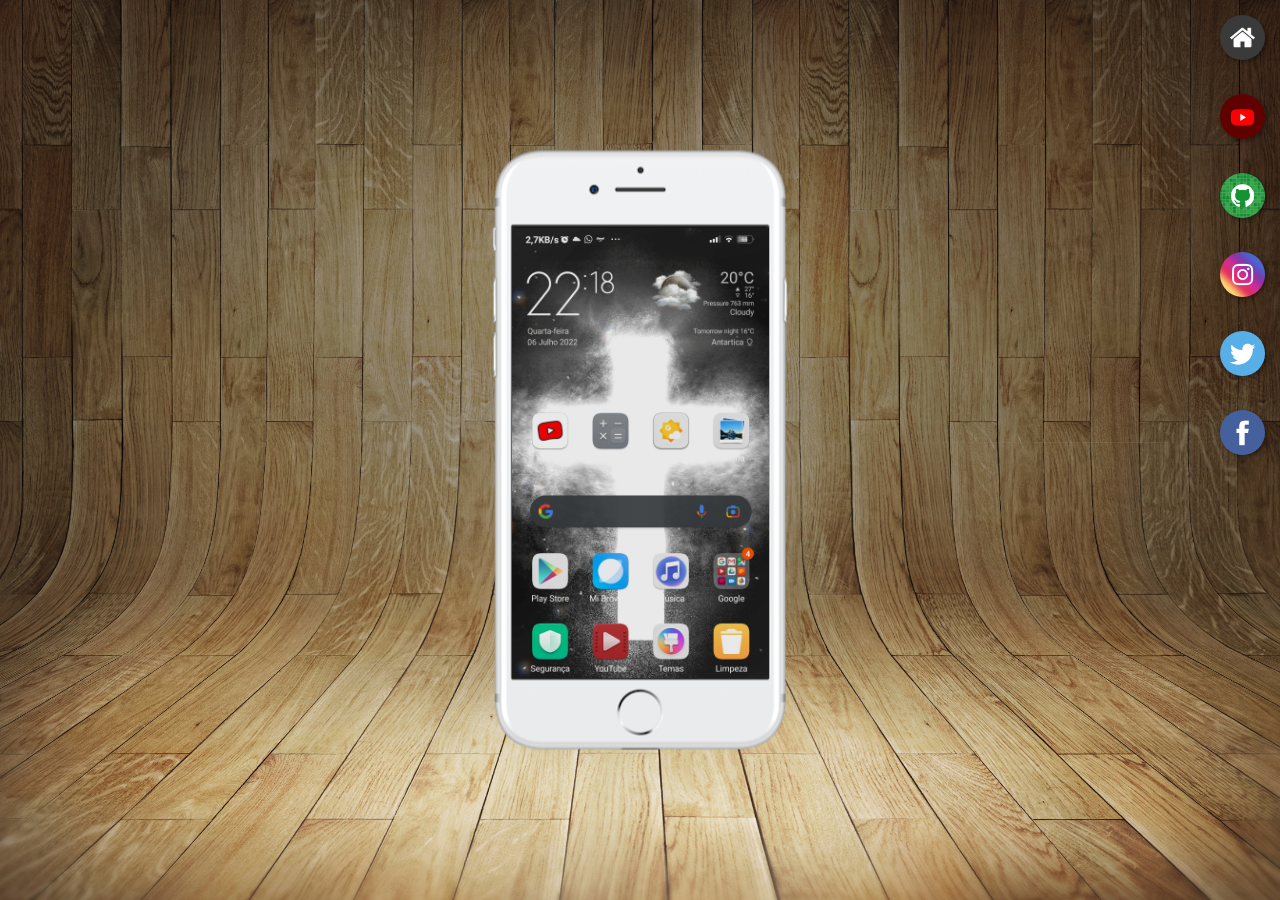
<file: index.html>
<!DOCTYPE html>
<html lang="pt-br">
<head>
    <meta charset="UTF-8">
    <meta http-equiv="X-UA-Compatible" content="IE=edge">
    <meta name="viewport" content="width=device-width, initial-scale=1.0">
    <title>Projetos redes sociais</title>
    <link rel="shortcut icon" href="favicon.ico" type="image/x-icon">
    <link rel="stylesheet" href="estilos/style.css">
    
    
</head>
<body>
    <main>
        <section id="telefone">
            <iframe src="./home.html" name="tela" id="tela" frameborder="0">
                Seu navegador não é compatível.
            </iframe>

        </section>
        <section id="redes-sociais">
            <a href="home.html" target="tela"><img src="imagens/logo-home.jpg" alt="Home"></a> <br>
            <a href="youtube.html" target="tela"><img src="imagens/logo-youtube.jpg" alt="Youtube"></a><br>
            <a href="github.html" target="tela"><img src="imagens/logo-github.jpg" alt="GitHub"></a><br>
            <a href="instagram.html" target="tela"><img src="imagens/logo-instagram.jpg" alt=""></a><br>
            <a href="twiter.html" target="tela"><img src="imagens/logo-twitter.jpg" alt="Twitter"></a><br>
            <a href="facebook.html" target="tela"><img src="imagens/logo-facebook.jpg" alt="Facebook"></a><br>
            

        </section>
    </main>
</body>
</html>
</file>
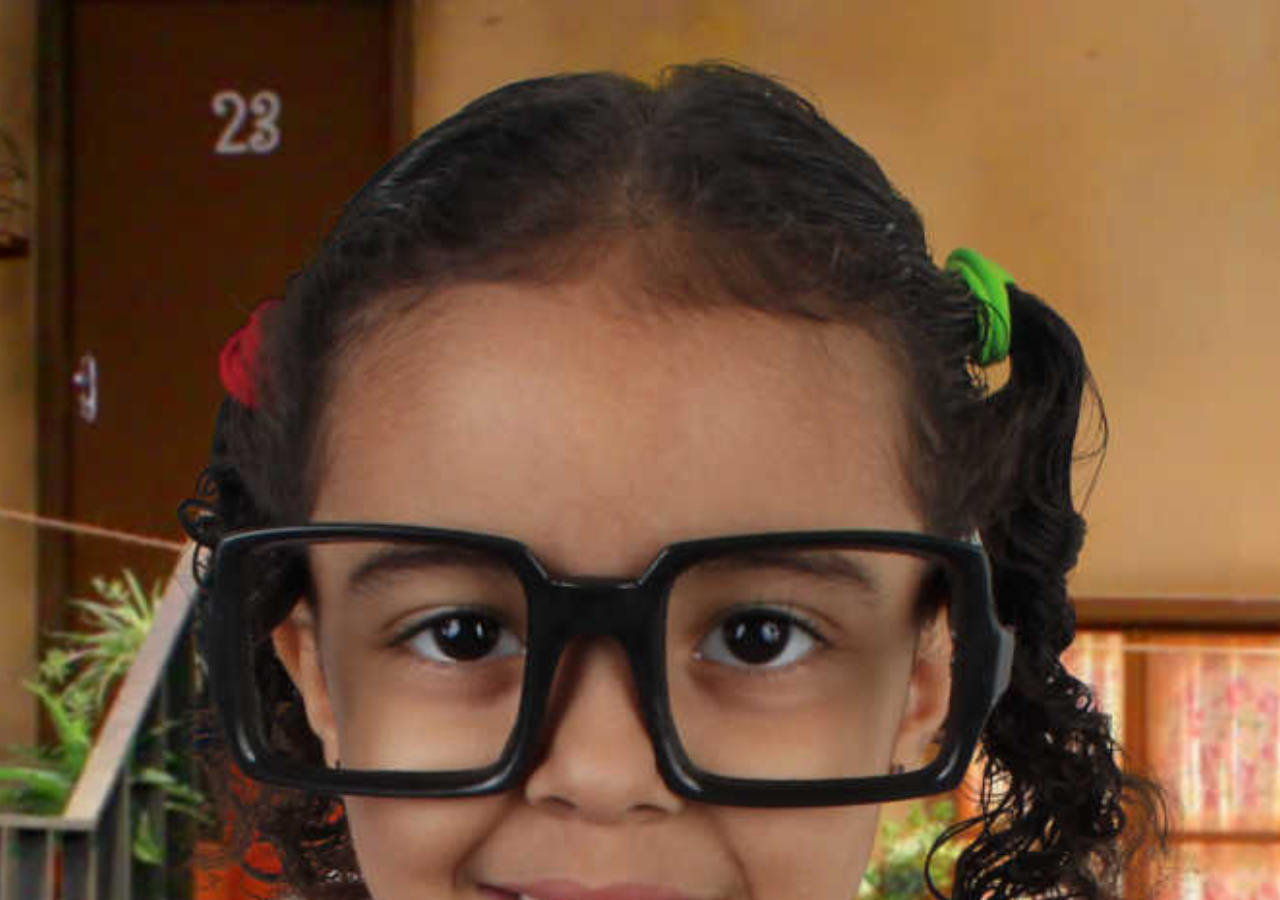
<file: facebook.html>
<!DOCTYPE html>
<html lang="pt-br">
<head>
    <meta charset="UTF-8">
    <meta http-equiv="X-UA-Compatible" content="IE=edge">
    <meta name="viewport" content="width=device-width, initial-scale=1.0">
    <title>facebook</title>
    <style>
        *{
            margin: 0px;
            padding: 0px;
        }

        body{        
        background: url('imagens/3a.jpg')no-repeat top center ;
        background-size: 140%;
    }

    </style>
</head>
<body>
   
    
</body>
</html>
</file>
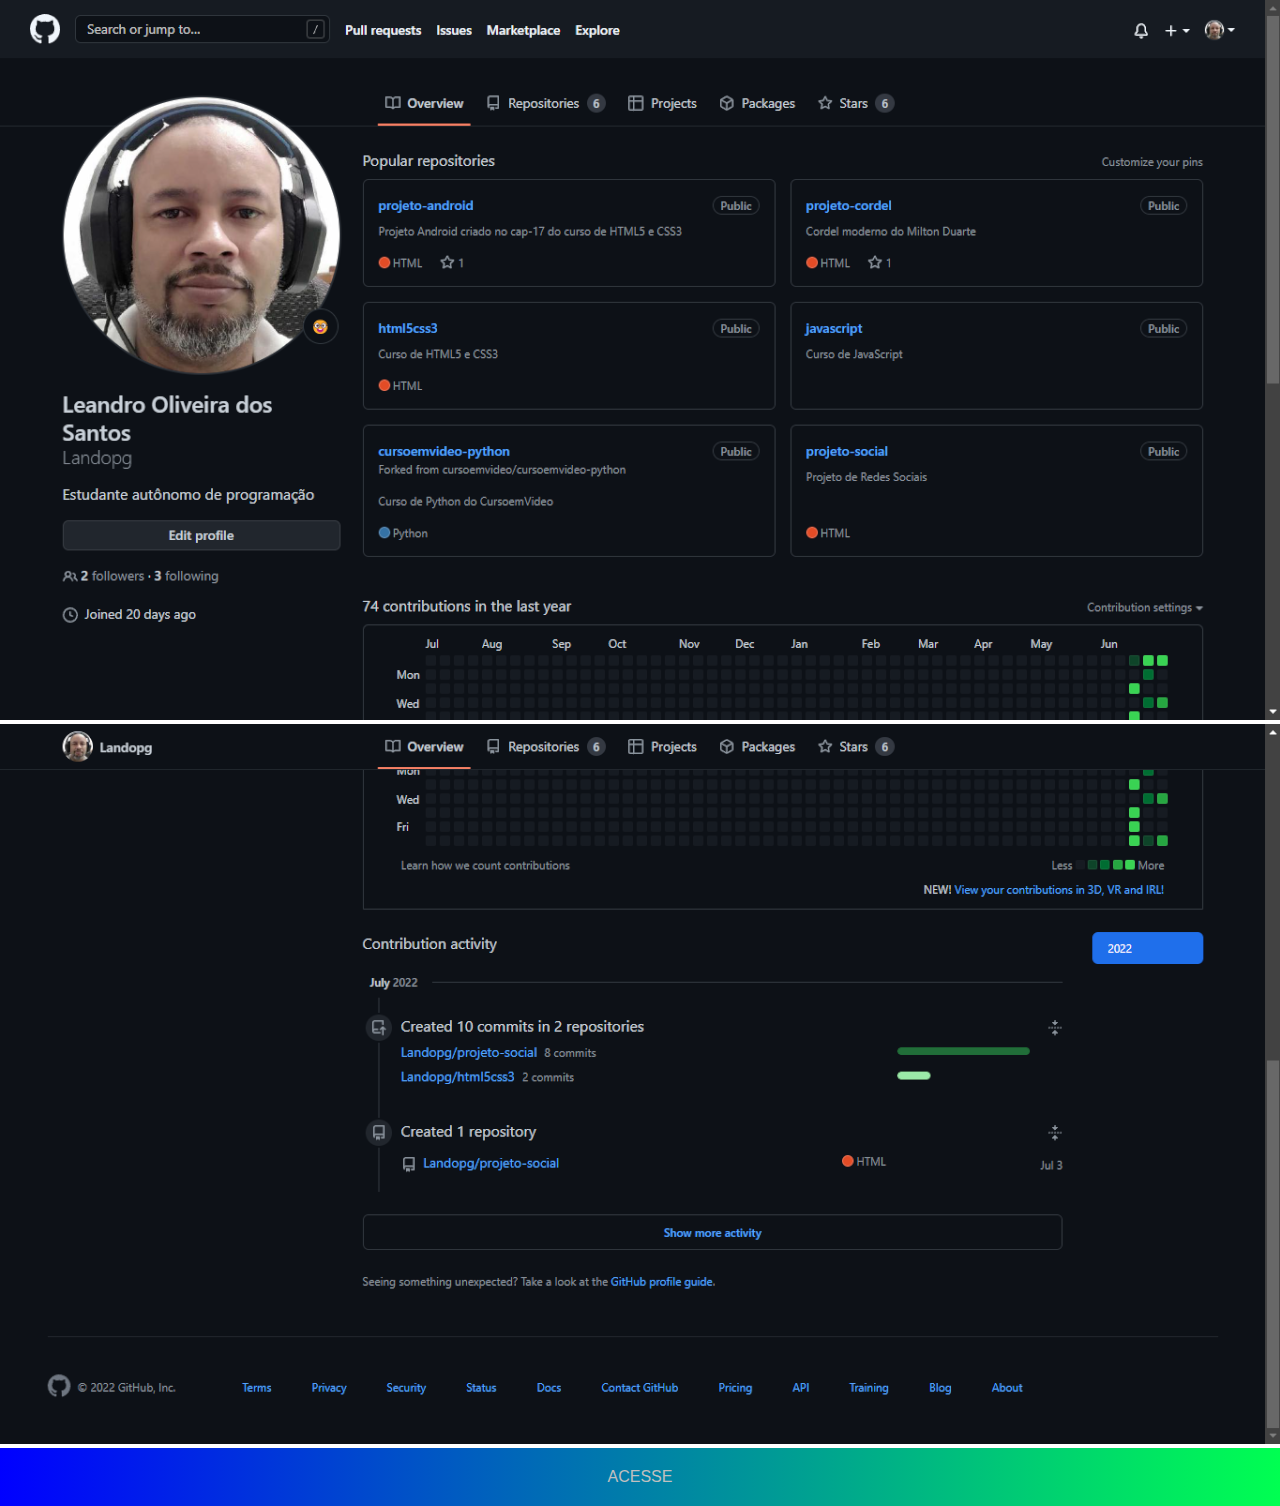
<file: github.html>
<!DOCTYPE html>
<html lang="pt-br">
<head>
    <meta charset="UTF-8">
    <meta http-equiv="X-UA-Compatible" content="IE=edge">
    <meta name="viewport" content="width=device-width, initial-scale=1.0">
    <title>GitHub</title>
    <link rel="stylesheet" href="estilos/social.css">
</head>
<body>
    <img src="imagens/1Screenshot 2022-07-09 21-38-55.png" alt="GitHub">
    <img src="imagens/2Screenshot 2022-07-09 21-40-57.png" alt="GitHub">    
    <a href="https://github.com/Landopg" target="_blank">ACESSE</a>
</body>
</html>
</file>
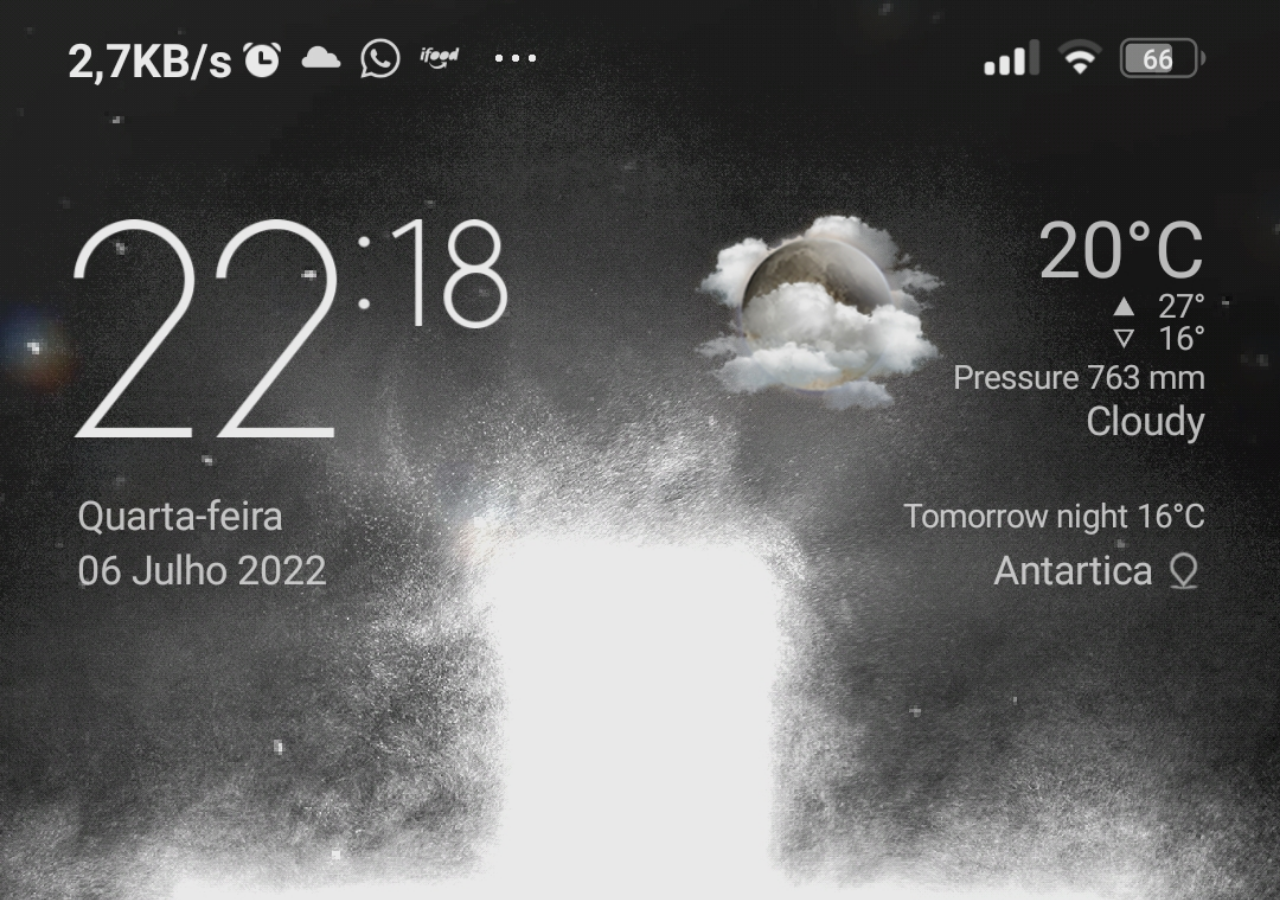
<file: home.html>
<!DOCTYPE html>
<html lang="pt-br">
<head>
    <meta charset="UTF-8">
    <meta http-equiv="X-UA-Compatible" content="IE=edge">
    <meta name="viewport" content="width=device-width, initial-scale=1.0">
    <title>Home</title>
</head>
<style>
    *{
        margin: 0px;
        padding: 0px;
    }

    body{
        position: absolute;
        width: 100vw;
        height: 100vh;
        background: black url('imagens/tela2-home.jpg')no-repeat
        top center ;
        background-size: 100%;
    }
</style>
<body>
    
</body>
</html>
</file>
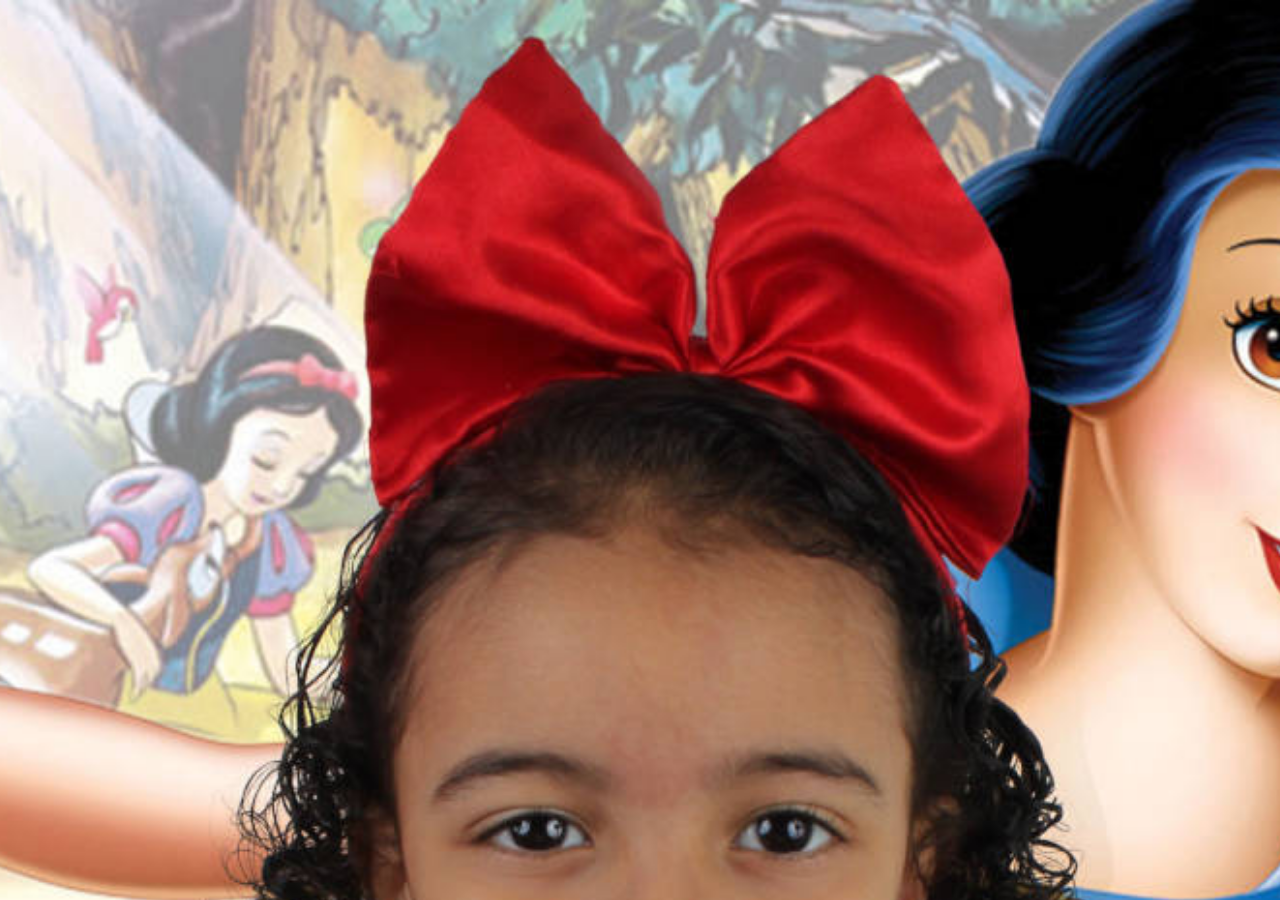
<file: instagram.html>
<!DOCTYPE html>
<html lang="pt-br">
<head>
    <meta charset="UTF-8">
    <meta http-equiv="X-UA-Compatible" content="IE=edge">
    <meta name="viewport" content="width=device-width, initial-scale=1.0">
    <title>Instagram</title>
    <style>
        *{
            padding: 0px;
            margin: 0px;
        }

        body{            
            background: url('imagens/1a.jpg') no-repeat top center; 
            background-size: 140%; 
        }
    </style>
</head>
<body>
    
    
</body>
</html>
</file>
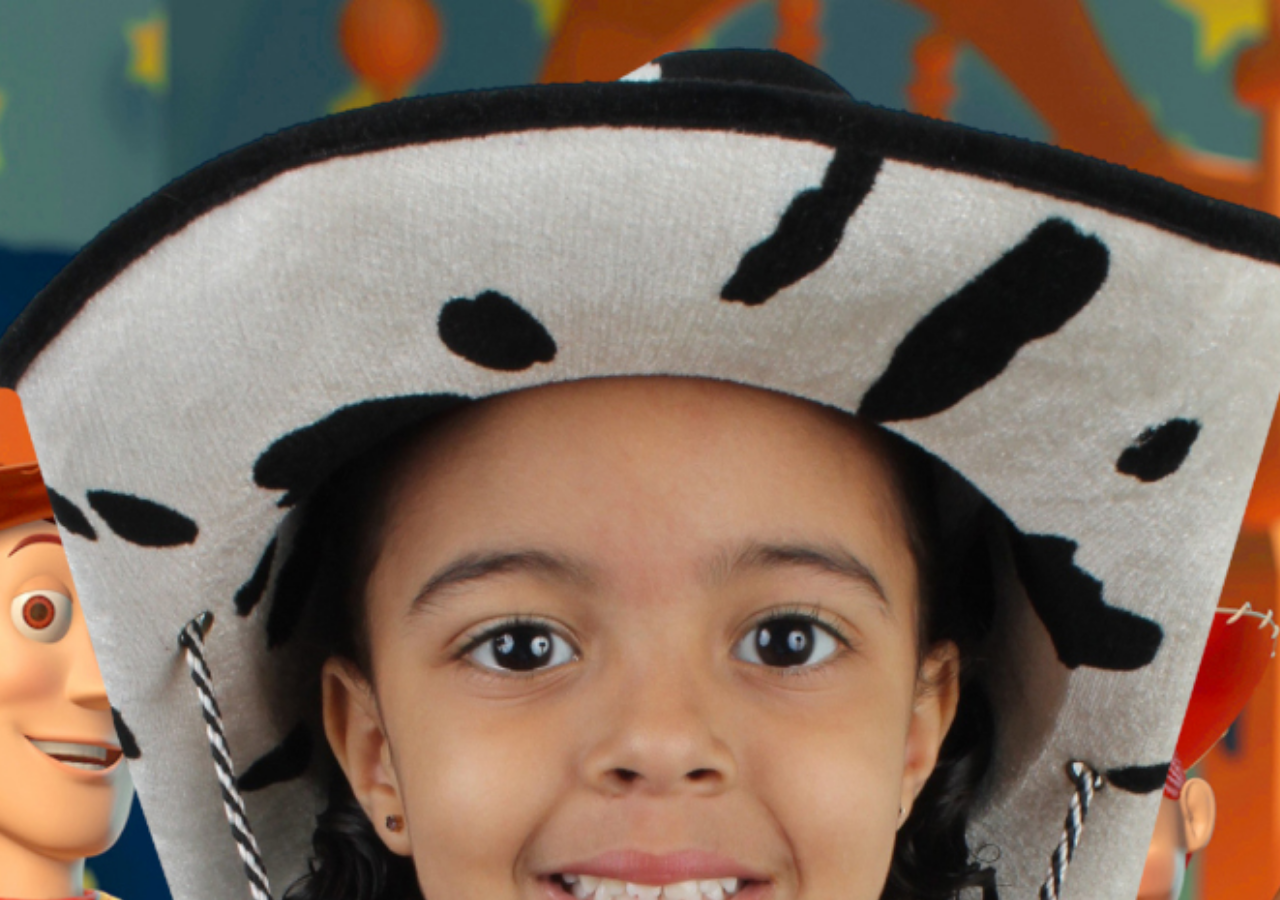
<file: twiter.html>
<!DOCTYPE html>
<html lang="pt-br">
<head>
    <meta charset="UTF-8">
    <meta http-equiv="X-UA-Compatible" content="IE=edge">
    <meta name="viewport" content="width=device-width, initial-scale=1.0">
    <title>Twiter</title>
    <style>
        *{
            margin: 0px;
            padding: 0px;
        }

        body{            
            background: url('imagens/2a.jpg') no-repeat top center;
            background-size: 140%;            
        }

    </style>
</head>
<body>
    
    
</body>
</html>
</file>
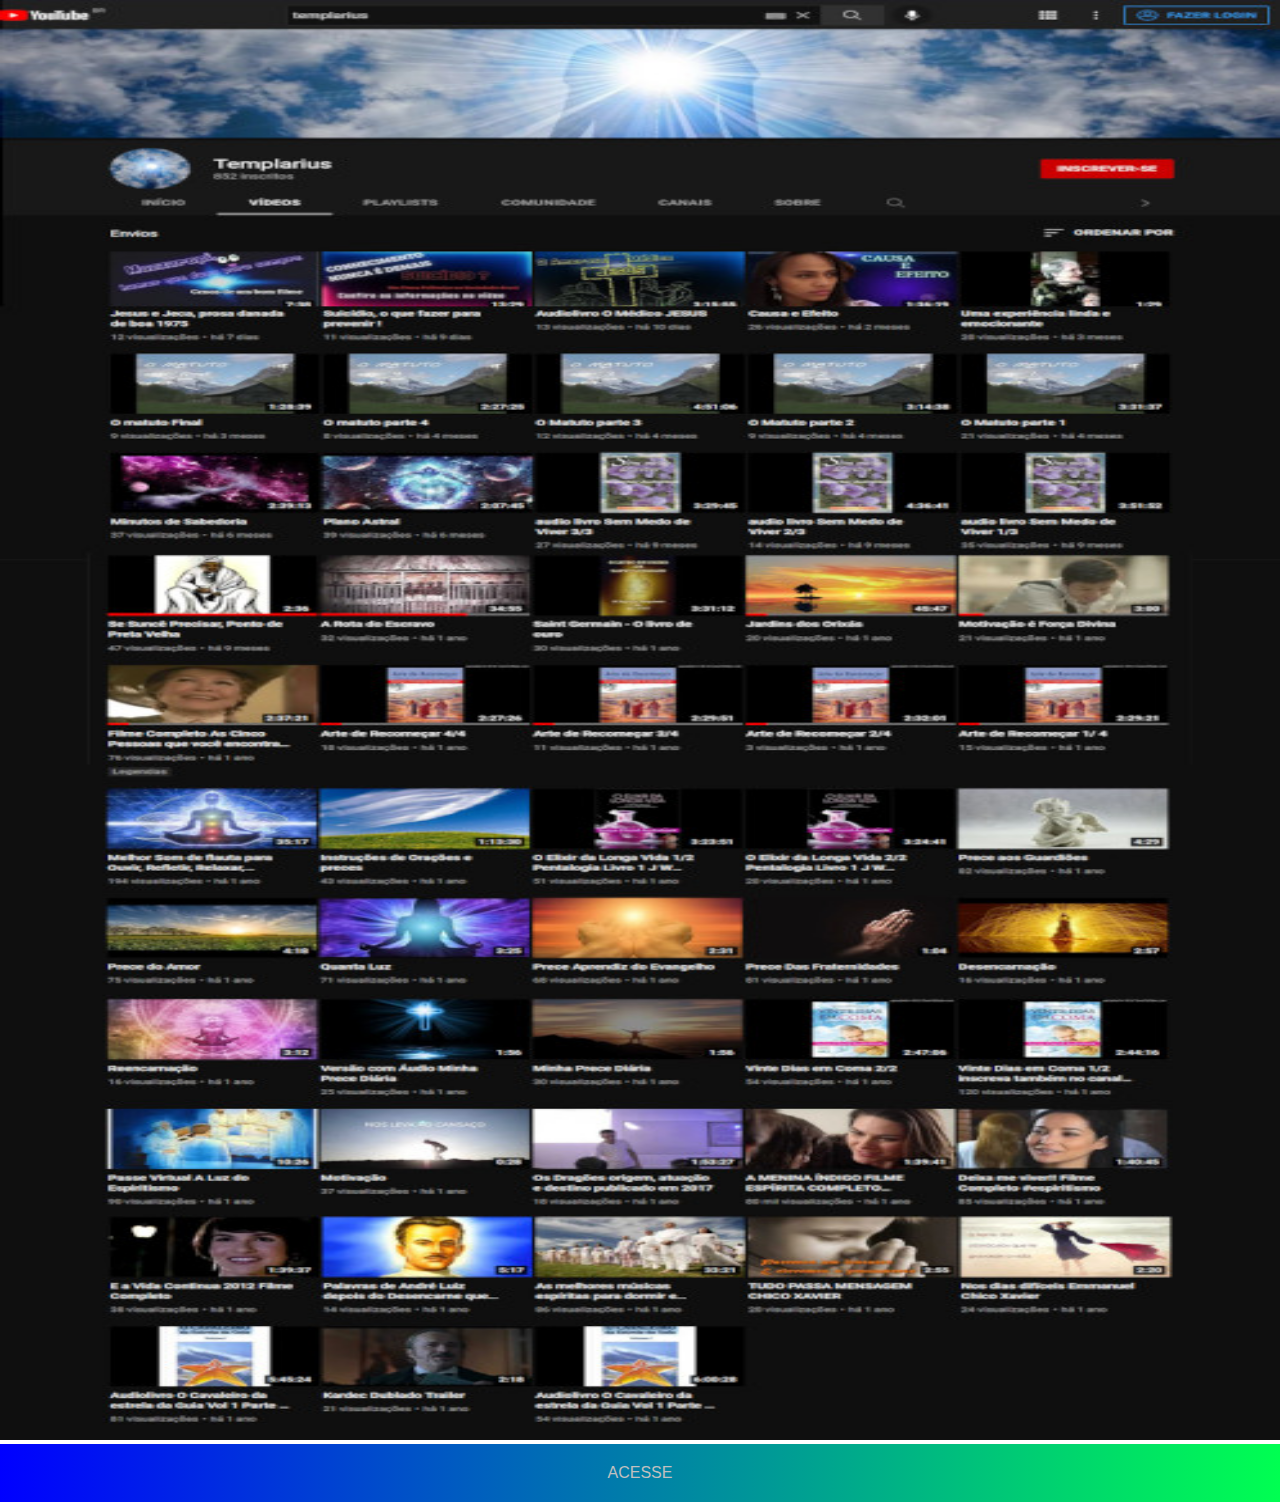
<file: youtube.html>
<!DOCTYPE html>
<html lang="pt-br">
<head>
    <meta charset="UTF-8">
    <meta http-equiv="X-UA-Compatible" content="IE=edge">
    <meta name="viewport" content="width=device-width, initial-scale=1.0">
    <title>Youtube</title>
    <link rel="stylesheet" href="estilos/social.css">
</head>
<body>
    <img class="meucanal" src="imagens/meucanal.jpg" alt="Youtube">
    <a href="https://www.youtube.com/channel/UChyAHDxz5MCeYTQXUJcLKvw/videos" target="_blank">ACESSE</a>
</body>
</html>
</file>
<file: estilos/style.css>
@charset "UTF-8";


*{
    margin: 0px;
    padding: 0px;
}

html, body{
    background-color: black;
    height: 100vh;
    width: 100vw;
}

body{
    background: url('../imagens/fundo-madeira.jpg')no-repeat
    top center;    
    background-size: cover;    
    background-attachment: fixed;
}

main{    
    height: 100vh;
    position: relative;  
      
}

section#telefone{
    position: absolute;
    top: 50%;
    left: 50%;
    height: 605px;
    width: 250px;
    transform: translate(-50%, -50%);
    background: url('../imagens/frame-iphonemenor.png')  no-repeat ; 
    padding-right: 50px;      
     
}

iframe#tela{   
    position: relative;
    top: 80px;
    left: 22px;
    width: 257px;
    height: 451px; 
    
}

section#redes-sociais{ 
    margin-left: auto;   
    
    height: 100vh;   
     
    text-align: right;
    padding: auto;
}

section#redes-sociais img{   
    width: 45px;
    margin: 15px;
    border-radius: 50%;
    box-shadow: 2px 2px 5px rgba(0,0,0,0.402);
    box-sizing: border-box;
        
}

section#redes-sociais img:hover{
    border: 2px solid rgba(255, 255, 255, 0.605);
    transform: translate(-0px, -10px) ;
    box-shadow: 5px 5px 15px rgb(0, 0, 0);
    transition: 0.3s;
    border-radius: 15%;
    width: 55px;
    margin-bottom: 5px;    
}
</file>
<file: estilos/social.css>
@charset "UTF-8";

*{
    margin: 0px;
    padding: 0px;
    font-family: Arial, Helvetica, sans-serif;
}

::-webkit-scrollbar{
    width: 0px;
    height: 0px;
}

img{    
    width: 100vw;
    
}

img.meucanal{    
    height: 160vh;
}

a{
    display: block;
    background-image: linear-gradient(to left, rgb(0, 255, 81), blue); 
    padding: 20px;           
    text-align: center;
    color: silver;    
    font-size: 1em;
    text-decoration: none;
    
      
}

a:hover{
    background-color: rgba(218, 16, 16, 0.78);
    color: white;
    text-decoration: overline underline;
}
</file>
